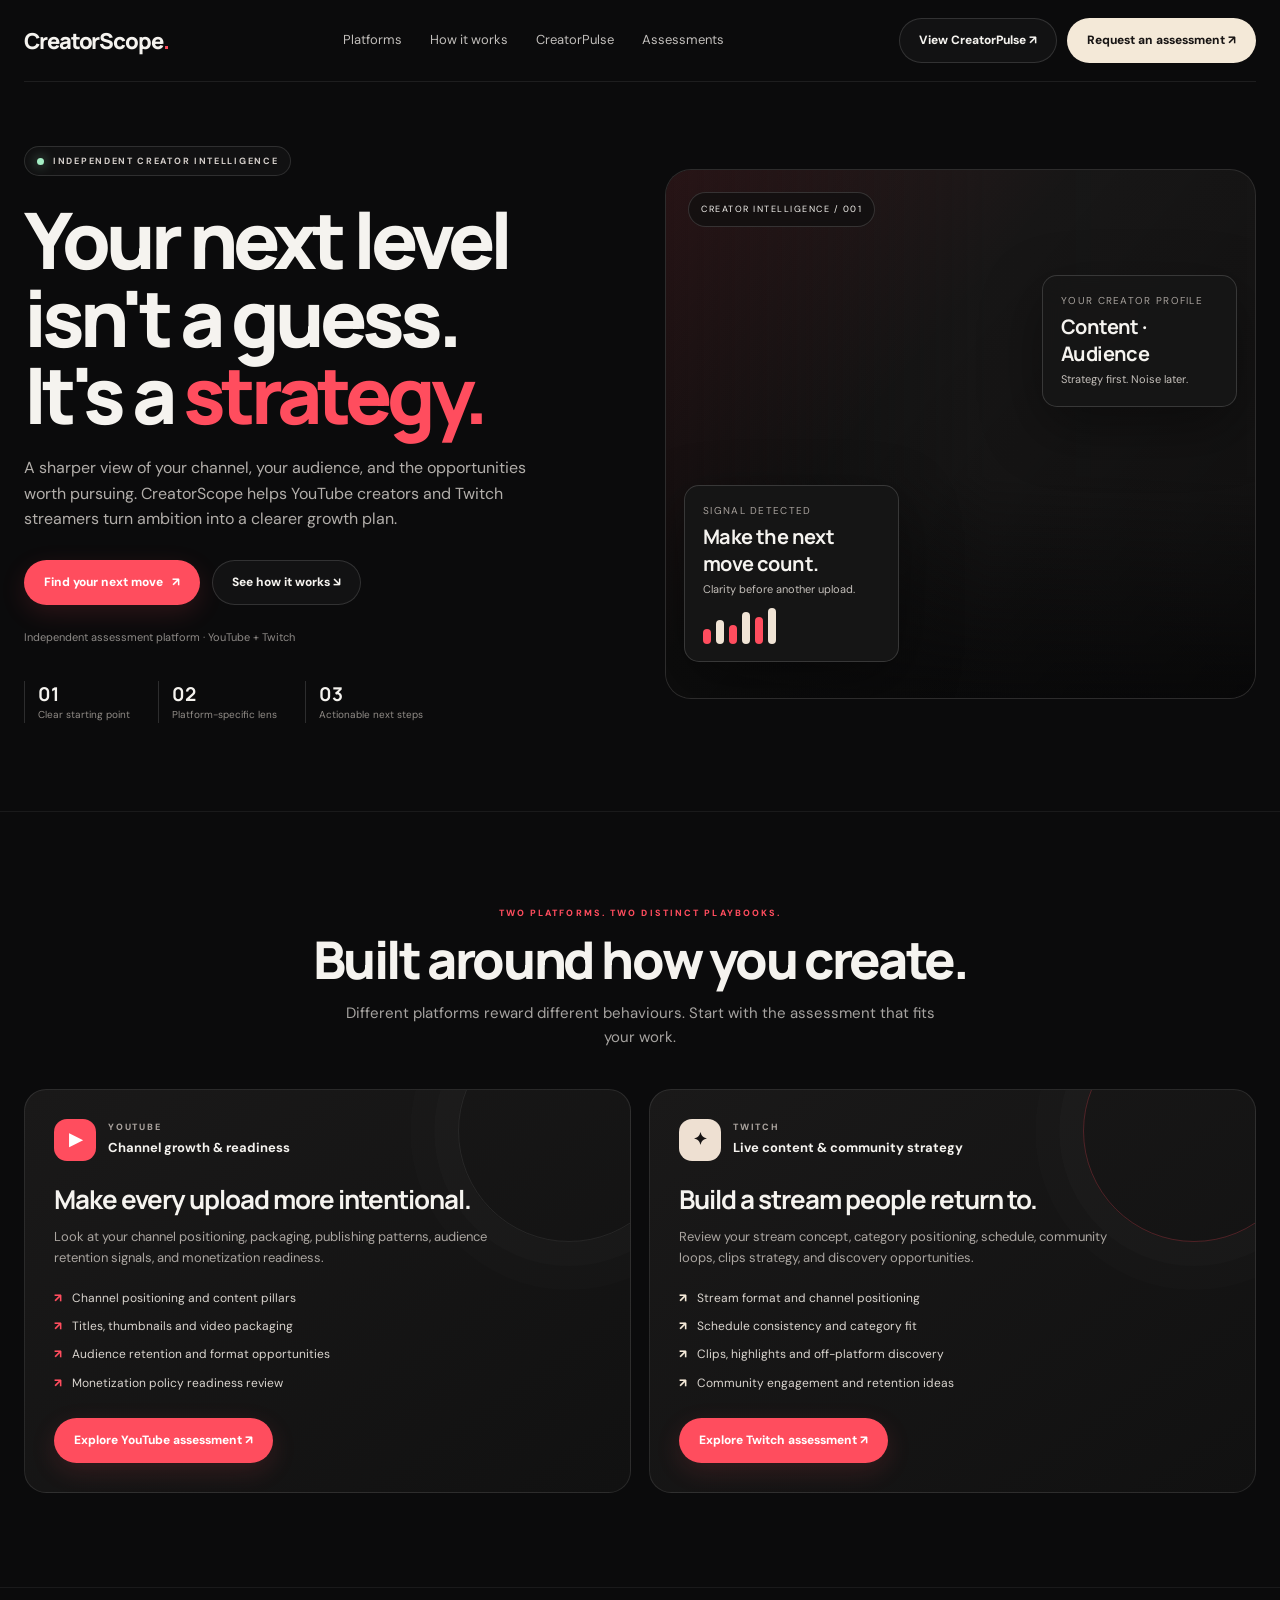
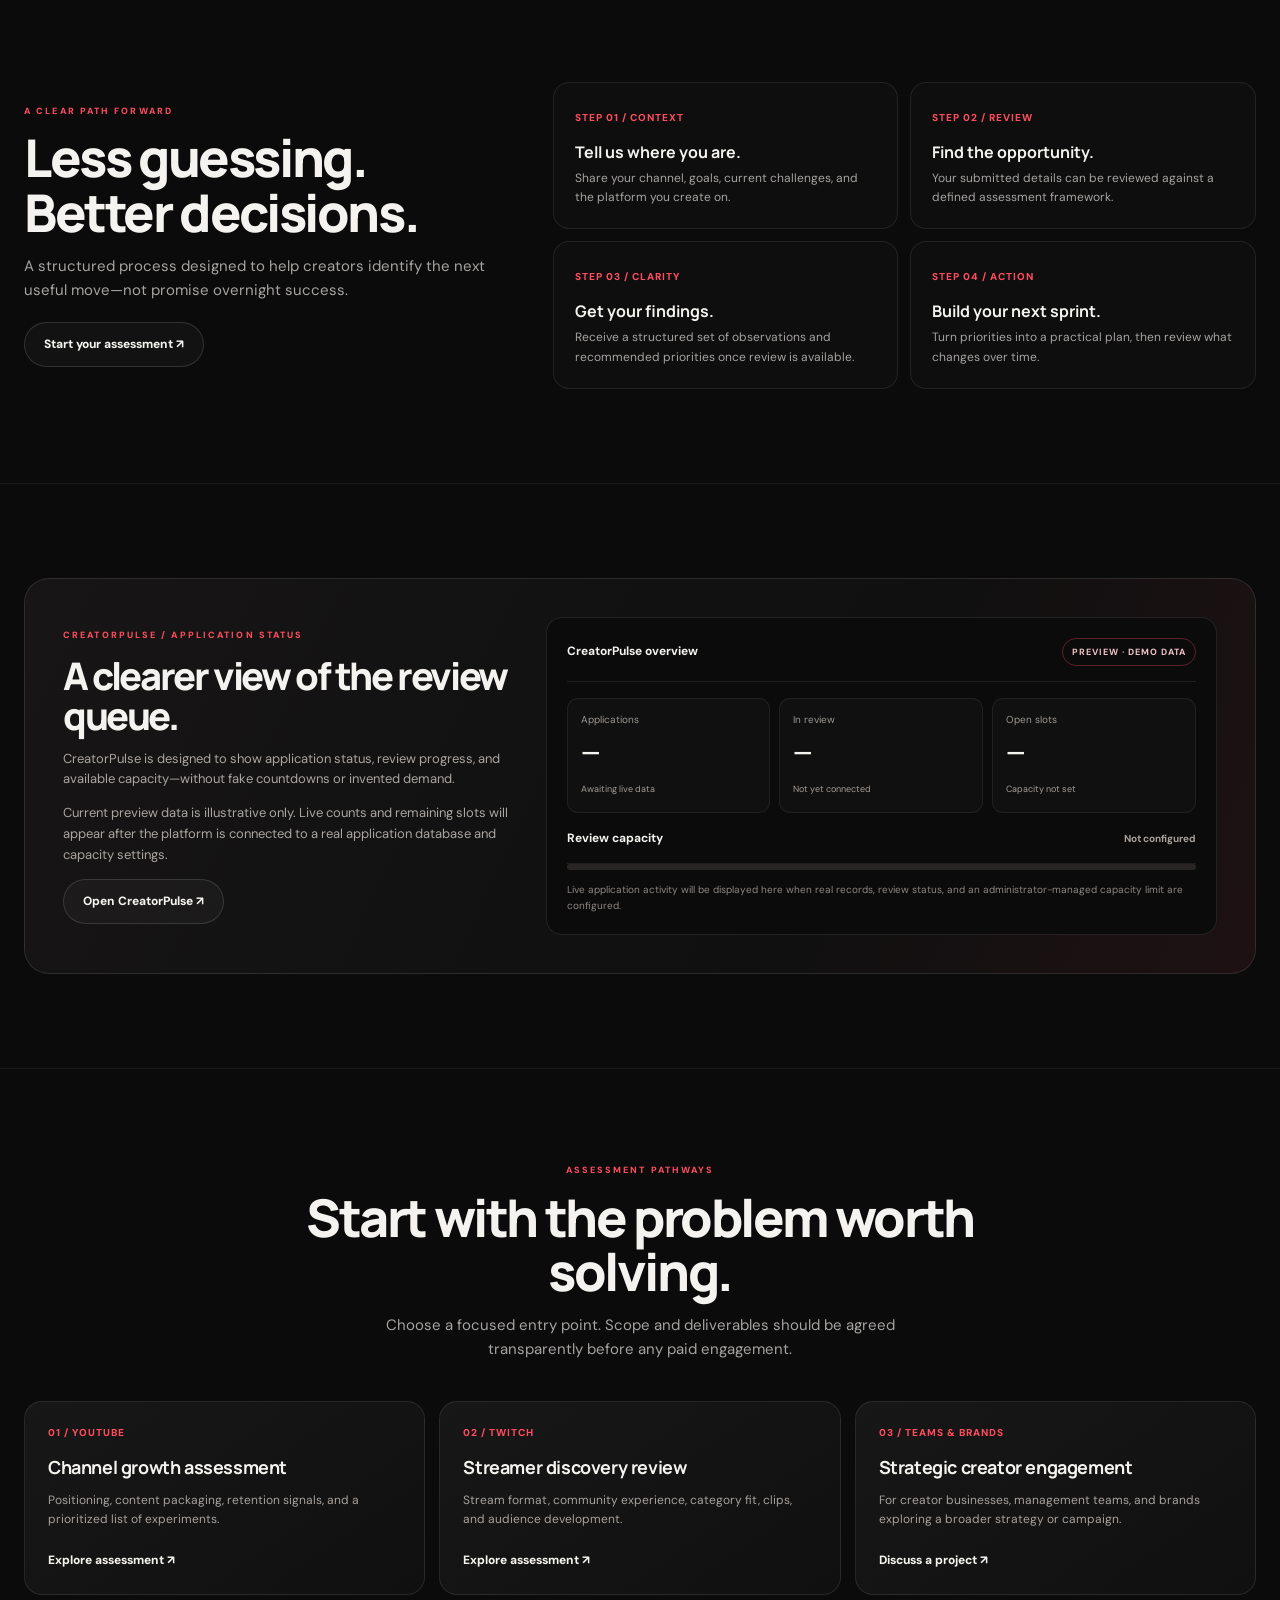
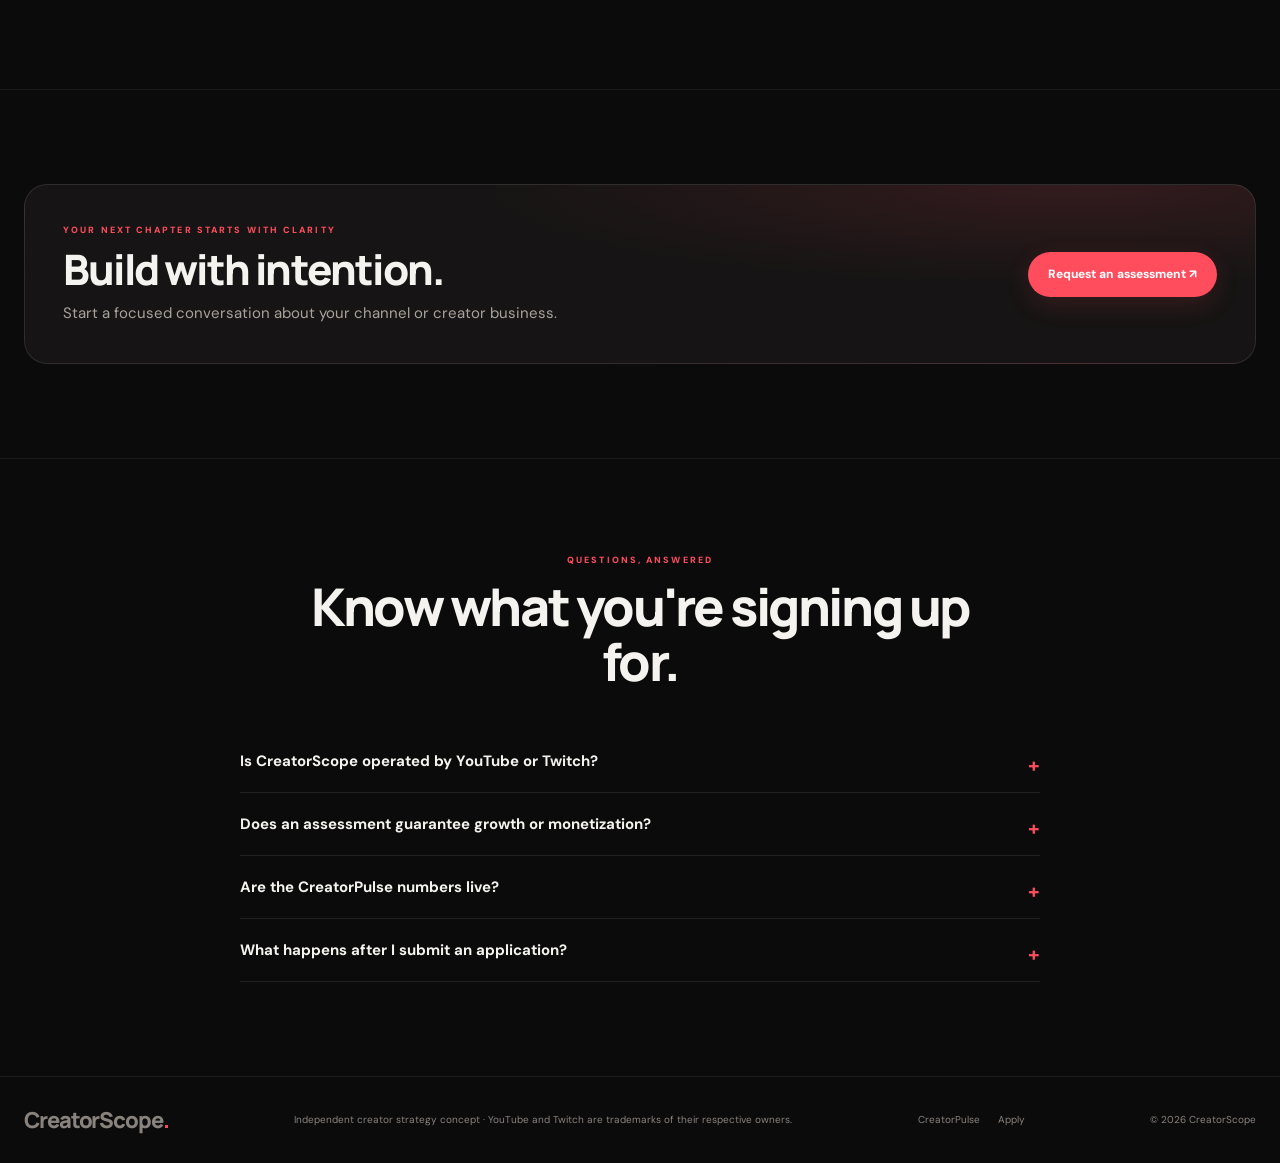
<file: creator-scope/index.html>
<!doctype html><html lang="en"><head><meta charset="utf-8"><meta name="viewport" content="width=device-width,initial-scale=1"><meta name="description" content="CreatorScope helps YouTube creators and Twitch streamers find their next growth opportunity through focused independent assessments."><meta name="theme-color" content="#0b0b0c"><title>CreatorScope — Make your next move count</title><link rel="stylesheet" href="styles.css"></head><body>
<header class="container nav"><a class="brand" href="index.html">CreatorScope<span class="mark">.</span></a><nav class="navlinks"><a href="#platforms">Platforms</a><a href="#process">How it works</a><a href="tracker.html">CreatorPulse</a><a href="#assessments">Assessments</a></nav><div class="nav-actions"><a class="pill secondary" href="tracker.html">View CreatorPulse ↗</a><a class="pill cream" href="apply.html">Request an assessment ↗</a></div></header>
<main><section class="container hero"><div class="hero-copy"><div class="eyebrow"><span class="live-dot"></span> Independent creator intelligence</div><h1>Your next level isn't a guess.<br>It's a <em>strategy.</em></h1><p>A sharper view of your channel, your audience, and the opportunities worth pursuing. CreatorScope helps YouTube creators and Twitch streamers turn ambition into a clearer growth plan.</p><div class="hero-actions"><a class="pill primary" href="#platforms">Find your next move <span>↗</span></a><a class="pill secondary" href="#process">See how it works ↘</a></div><div class="micro">Independent assessment platform · YouTube + Twitch</div><div class="hero-foot"><div><b>01</b><span>Clear starting point</span></div><div><b>02</b><span>Platform-specific lens</span></div><div><b>03</b><span>Actionable next steps</span></div></div></div>
<div class="hero-visual"><div class="hero-photo"></div><div class="visual-label">Creator intelligence / 001</div><div class="visual-card card-a"><small>Signal detected</small><strong>Make the next move count.</strong><p>Clarity before another upload.</p><div class="mini-bars"><i style="--h:15px"></i><i style="--h:24px"></i><i style="--h:19px"></i><i style="--h:32px"></i><i style="--h:27px"></i><i style="--h:36px"></i></div></div><div class="visual-card card-b"><small>Your creator profile</small><strong>Content · Audience</strong><p>Strategy first. Noise later.</p></div></div></section>
<section class="section" id="platforms"><div class="container"><div class="section-head"><div class="kicker">Two platforms. Two distinct playbooks.</div><h2>Built around how you create.</h2><p>Different platforms reward different behaviours. Start with the assessment that fits your work.</p></div><div class="platform-grid"><article class="platform-card youtube"><div class="platform-top"><div class="platform-icon">▶</div><div><small>YOUTUBE</small><b>Channel growth & readiness</b></div></div><h3>Make every upload more intentional.</h3><p>Look at your channel positioning, packaging, publishing patterns, audience retention signals, and monetization readiness.</p><ul class="list"><li>Channel positioning and content pillars</li><li>Titles, thumbnails and video packaging</li><li>Audience retention and format opportunities</li><li>Monetization policy readiness review</li></ul><a class="pill primary" href="youtube.html">Explore YouTube assessment ↗</a></article><article class="platform-card twitch"><div class="platform-top"><div class="platform-icon">✦</div><div><small>TWITCH</small><b>Live content & community strategy</b></div></div><h3>Build a stream people return to.</h3><p>Review your stream concept, category positioning, schedule, community loops, clips strategy, and discovery opportunities.</p><ul class="list"><li>Stream format and channel positioning</li><li>Schedule consistency and category fit</li><li>Clips, highlights and off-platform discovery</li><li>Community engagement and retention ideas</li></ul><a class="pill primary" href="twitch.html">Explore Twitch assessment ↗</a></article></div></div></section>
<section class="section" id="process"><div class="container section-row"><div class="section-head"><div class="kicker">A clear path forward</div><h2>Less guessing.<br>Better decisions.</h2><p>A structured process designed to help creators identify the next useful move—not promise overnight success.</p><a class="pill secondary" href="apply.html" style="margin-top:20px">Start your assessment ↗</a></div><div class="steps"><article class="step"><span>STEP 01 / CONTEXT</span><h3>Tell us where you are.</h3><p>Share your channel, goals, current challenges, and the platform you create on.</p></article><article class="step"><span>STEP 02 / REVIEW</span><h3>Find the opportunity.</h3><p>Your submitted details can be reviewed against a defined assessment framework.</p></article><article class="step"><span>STEP 03 / CLARITY</span><h3>Get your findings.</h3><p>Receive a structured set of observations and recommended priorities once review is available.</p></article><article class="step"><span>STEP 04 / ACTION</span><h3>Build your next sprint.</h3><p>Turn priorities into a practical plan, then review what changes over time.</p></article></div></div></section>
<section class="section"><div class="container tracker-panel"><div><div class="kicker">CreatorPulse / Application status</div><h2>A clearer view of the review queue.</h2><p>CreatorPulse is designed to show application status, review progress, and available capacity—without fake countdowns or invented demand.</p><p>Current preview data is illustrative only. Live counts and remaining slots will appear after the platform is connected to a real application database and capacity settings.</p><a class="pill secondary" href="tracker.html">Open CreatorPulse ↗</a></div><div class="board"><div class="board-top"><span>CreatorPulse overview</span><span class="badge">PREVIEW · DEMO DATA</span></div><div class="board-stats"><div class="board-stat"><small>Applications</small><strong>—</strong><span>Awaiting live data</span></div><div class="board-stat"><small>In review</small><strong>—</strong><span>Not yet connected</span></div><div class="board-stat"><small>Open slots</small><strong>—</strong><span>Capacity not set</span></div></div><div class="board-top"><span>Review capacity</span><span style="color:#aaa39d;font-size:10px">Not configured</span></div><div class="bar"><span></span></div><div class="board-note">Live application activity will be displayed here when real records, review status, and an administrator-managed capacity limit are configured.</div></div></div></section>
<section class="section" id="assessments"><div class="container"><div class="section-head"><div class="kicker">Assessment pathways</div><h2>Start with the problem worth solving.</h2><p>Choose a focused entry point. Scope and deliverables should be agreed transparently before any paid engagement.</p></div><div class="opportunity-grid"><article class="opportunity"><div class="num">01 / YOUTUBE</div><h3>Channel growth assessment</h3><p>Positioning, content packaging, retention signals, and a prioritized list of experiments.</p><a class="textlink" href="youtube.html">Explore assessment ↗</a></article><article class="opportunity"><div class="num">02 / TWITCH</div><h3>Streamer discovery review</h3><p>Stream format, community experience, category fit, clips, and audience development.</p><a class="textlink" href="twitch.html">Explore assessment ↗</a></article><article class="opportunity"><div class="num">03 / TEAMS & BRANDS</div><h3>Strategic creator engagement</h3><p>For creator businesses, management teams, and brands exploring a broader strategy or campaign.</p><a class="textlink" href="apply.html?type=brand">Discuss a project ↗</a></article></div></div></section>
<section class="section"><div class="container cta"><div><div class="kicker">Your next chapter starts with clarity</div><h2>Build with intention.</h2><p style="color:#aaa39d;margin:0">Start a focused conversation about your channel or creator business.</p></div><a class="pill primary" href="apply.html">Request an assessment ↗</a></div></section>
<section class="section"><div class="container"><div class="section-head"><div class="kicker">Questions, answered</div><h2>Know what you're signing up for.</h2></div><div class="faq"><details><summary>Is CreatorScope operated by YouTube or Twitch?</summary><p>No. CreatorScope is an independent assessment concept. YouTube and Twitch are trademarks of their respective owners; CreatorScope is not affiliated with or endorsed by either platform.</p></details><details><summary>Does an assessment guarantee growth or monetization?</summary><p>No. An assessment can identify potential opportunities and recommend actions, but audience growth, revenue, and platform decisions are never guaranteed.</p></details><details><summary>Are the CreatorPulse numbers live?</summary><p>Not yet. The current page is a preview interface. Live counts and available capacity will only be displayed after a real database and review workflow are connected.</p></details><details><summary>What happens after I submit an application?</summary><p>This prototype currently demonstrates the application experience in your browser only. It does not send or store applications. A secure backend and notification workflow must be configured before accepting real submissions.</p></details></div></div></section></main>
<footer class="footer"><div class="container footer-inner"><a class="brand" href="index.html">CreatorScope<span class="mark">.</span></a><div>Independent creator strategy concept · YouTube and Twitch are trademarks of their respective owners.</div><div class="footer-links"><a href="tracker.html">CreatorPulse</a><a href="apply.html">Apply</a></div><span>© 2026 CreatorScope</span></div></footer></body></html>
</file>
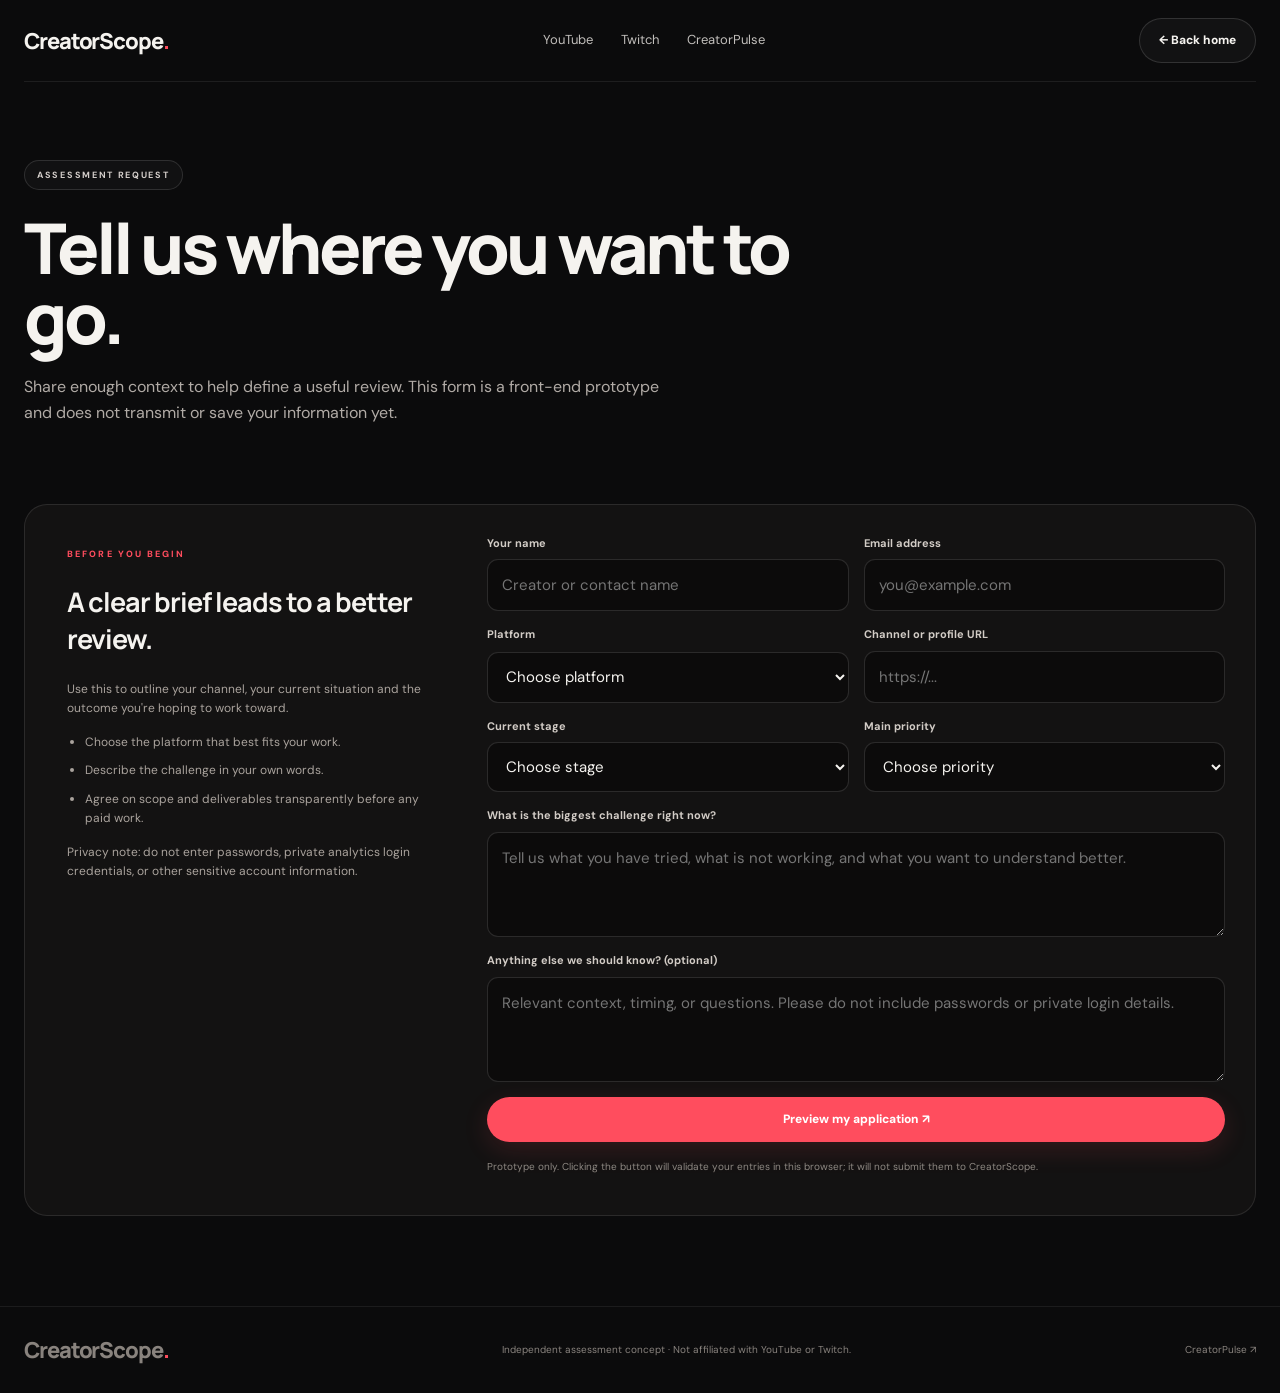
<file: creator-scope/apply.html>
<!doctype html><html lang="en"><head><meta charset="utf-8"><meta name="viewport" content="width=device-width,initial-scale=1"><title>Request an Assessment — CreatorScope</title><link rel="stylesheet" href="styles.css"></head><body><header class="container nav"><a class="brand" href="index.html">CreatorScope<span class="mark">.</span></a><nav class="navlinks"><a href="youtube.html">YouTube</a><a href="twitch.html">Twitch</a><a href="tracker.html">CreatorPulse</a></nav><div class="nav-actions"><a class="pill secondary" href="index.html">← Back home</a></div></header><main class="container"><section class="subhero"><div class="eyebrow">Assessment request</div><h1>Tell us where you want to go.</h1><p>Share enough context to help define a useful review. This form is a front-end prototype and does not transmit or save your information yet.</p></section><section class="form-shell"><aside class="form-aside"><div class="kicker">Before you begin</div><h2>A clear brief leads to a better review.</h2><p>Use this to outline your channel, your current situation and the outcome you're hoping to work toward.</p><ul><li>Choose the platform that best fits your work.</li><li>Describe the challenge in your own words.</li><li>Agree on scope and deliverables transparently before any paid work.</li></ul><p class="form-note">Privacy note: do not enter passwords, private analytics login credentials, or other sensitive account information.</p></aside><form id="applicationForm"><div class="form-grid"><div class="field"><label for="name">Your name</label><input id="name" name="name" required placeholder="Creator or contact name"></div><div class="field"><label for="email">Email address</label><input id="email" name="email" type="email" required placeholder="you@example.com"></div><div class="field"><label for="platform">Platform</label><select id="platform" name="platform" required><option value="">Choose platform</option><option value="youtube">YouTube</option><option value="twitch">Twitch</option><option value="brand">Team / brand project</option></select></div><div class="field"><label for="channel">Channel or profile URL</label><input id="channel" name="channel" type="url" placeholder="https://..." required></div><div class="field"><label for="size">Current stage</label><select id="size" name="stage" required><option value="">Choose stage</option><option>Starting out</option><option>Building consistency</option><option>Growing an audience</option><option>Established creator</option><option>Team or creator business</option></select></div><div class="field"><label for="goal">Main priority</label><select id="goal" name="goal" required><option value="">Choose priority</option><option>Channel positioning</option><option>Content strategy</option><option>Audience growth</option><option>Community retention</option><option>Monetization readiness</option><option>Brand or campaign strategy</option></select></div><div class="field full"><label for="challenge">What is the biggest challenge right now?</label><textarea id="challenge" name="challenge" required placeholder="Tell us what you have tried, what is not working, and what you want to understand better."></textarea></div><div class="field full"><label for="context">Anything else we should know? (optional)</label><textarea id="context" name="context" placeholder="Relevant context, timing, or questions. Please do not include passwords or private login details."></textarea></div><div class="field full"><button class="pill primary" type="submit">Preview my application ↗</button><p class="form-note">Prototype only. Clicking the button will validate your entries in this browser; it will not submit them to CreatorScope.</p><div class="notice" id="notice" role="status">Your application preview is ready. No information has been sent or saved. Connect a secure backend before using this form for real submissions.</div></div></div></form></section></main><footer class="footer"><div class="container footer-inner"><a class="brand" href="index.html">CreatorScope<span class="mark">.</span></a><span>Independent assessment concept · Not affiliated with YouTube or Twitch.</span><a href="tracker.html">CreatorPulse ↗</a></div></footer><script>const params=new URLSearchParams(location.search);const platform=params.get('platform');if(['youtube','twitch','brand'].includes(platform))document.getElementById('platform').value=platform;const form=document.getElementById('applicationForm');form.addEventListener('submit',e=>{e.preventDefault();if(!form.reportValidity())return;document.getElementById('notice').classList.add('show');document.getElementById('notice').scrollIntoView({behavior:'smooth',block:'nearest'})});</script></body></html>
</file>
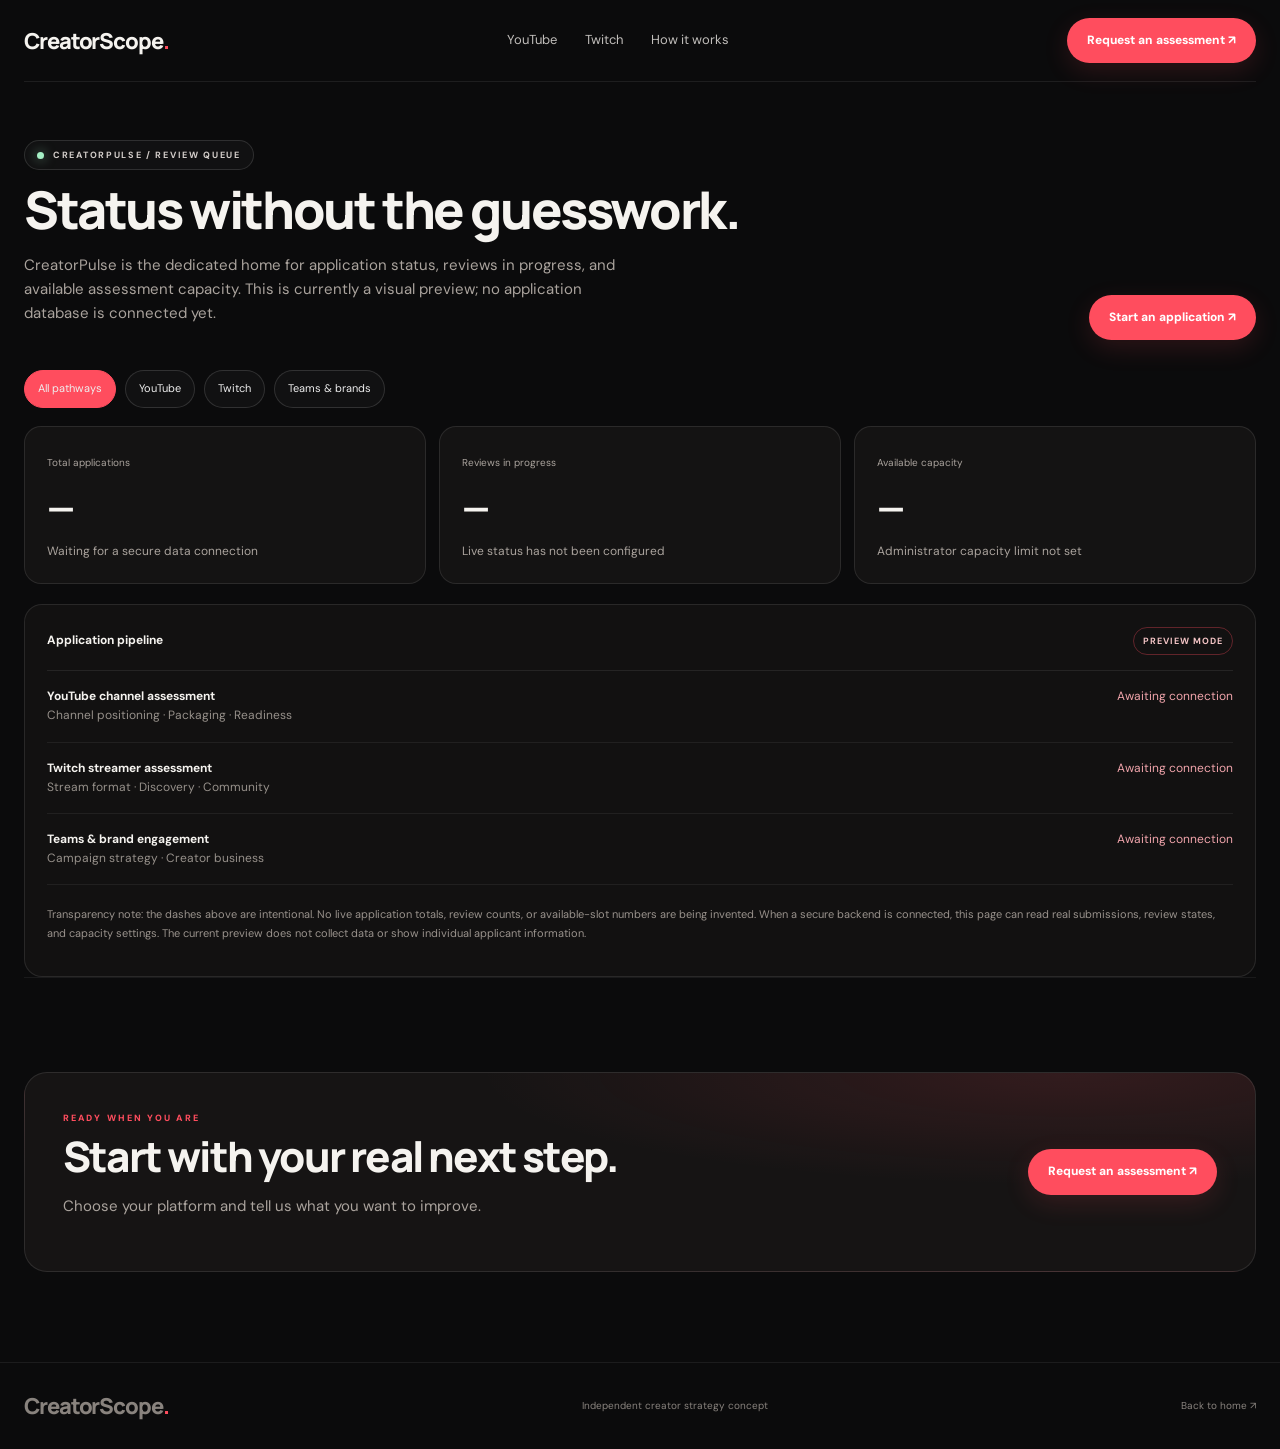
<file: creator-scope/tracker.html>
<!doctype html><html lang="en"><head><meta charset="utf-8"><meta name="viewport" content="width=device-width,initial-scale=1"><title>CreatorPulse — CreatorScope</title><link rel="stylesheet" href="styles.css"></head><body><header class="container nav"><a class="brand" href="index.html">CreatorScope<span class="mark">.</span></a><nav class="navlinks"><a href="youtube.html">YouTube</a><a href="twitch.html">Twitch</a><a href="index.html#process">How it works</a></nav><div class="nav-actions"><a class="pill primary" href="apply.html">Request an assessment ↗</a></div></header><main class="container tracker-page"><section class="tracker-hero"><div><div class="eyebrow"><span class="live-dot"></span> CreatorPulse / Review queue</div><h1 class="page-title">Status without the guesswork.</h1><p>CreatorPulse is the dedicated home for application status, reviews in progress, and available assessment capacity. This is currently a visual preview; no application database is connected yet.</p></div><a class="pill primary" href="apply.html">Start an application ↗</a></section><div class="filters" role="group" aria-label="Filter preview queue"><button class="filter active" data-filter="all">All pathways</button><button class="filter" data-filter="youtube">YouTube</button><button class="filter" data-filter="twitch">Twitch</button><button class="filter" data-filter="brand">Teams & brands</button></div><section class="queue-grid" style="margin-top:18px"><article class="queue-card"><small>Total applications</small><strong>—</strong><p>Waiting for a secure data connection</p></article><article class="queue-card"><small>Reviews in progress</small><strong>—</strong><p>Live status has not been configured</p></article><article class="queue-card"><small>Available capacity</small><strong>—</strong><p>Administrator capacity limit not set</p></article></section><section class="queue-list"><div class="board-top"><span>Application pipeline</span><span class="badge">PREVIEW MODE</span></div><div class="queue-row" data-platform="youtube"><div><strong>YouTube channel assessment</strong><br><span style="color:#96908a">Channel positioning · Packaging · Readiness</span></div><span class="status demo">Awaiting connection</span></div><div class="queue-row" data-platform="twitch"><div><strong>Twitch streamer assessment</strong><br><span style="color:#96908a">Stream format · Discovery · Community</span></div><span class="status demo">Awaiting connection</span></div><div class="queue-row" data-platform="brand"><div><strong>Teams & brand engagement</strong><br><span style="color:#96908a">Campaign strategy · Creator business</span></div><span class="status demo">Awaiting connection</span></div><p class="disclaimer">Transparency note: the dashes above are intentional. No live application totals, review counts, or available-slot numbers are being invented. When a secure backend is connected, this page can read real submissions, review states, and capacity settings. The current preview does not collect data or show individual applicant information.</p></section><section class="section" style="padding-bottom:0"><div class="cta"><div><div class="kicker">Ready when you are</div><h2>Start with your real next step.</h2><p style="color:#aaa39d">Choose your platform and tell us what you want to improve.</p></div><a class="pill primary" href="apply.html">Request an assessment ↗</a></div></section></main><footer class="footer"><div class="container footer-inner"><a class="brand" href="index.html">CreatorScope<span class="mark">.</span></a><span>Independent creator strategy concept</span><a href="index.html">Back to home ↗</a></div></footer><script>document.querySelectorAll('[data-filter]').forEach(btn=>btn.addEventListener('click',()=>{document.querySelectorAll('[data-filter]').forEach(b=>b.classList.remove('active'));btn.classList.add('active');document.querySelectorAll('[data-platform]').forEach(row=>row.style.display=btn.dataset.filter==='all'||row.dataset.platform===btn.dataset.filter?'flex':'none')}));</script></body></html>
</file>
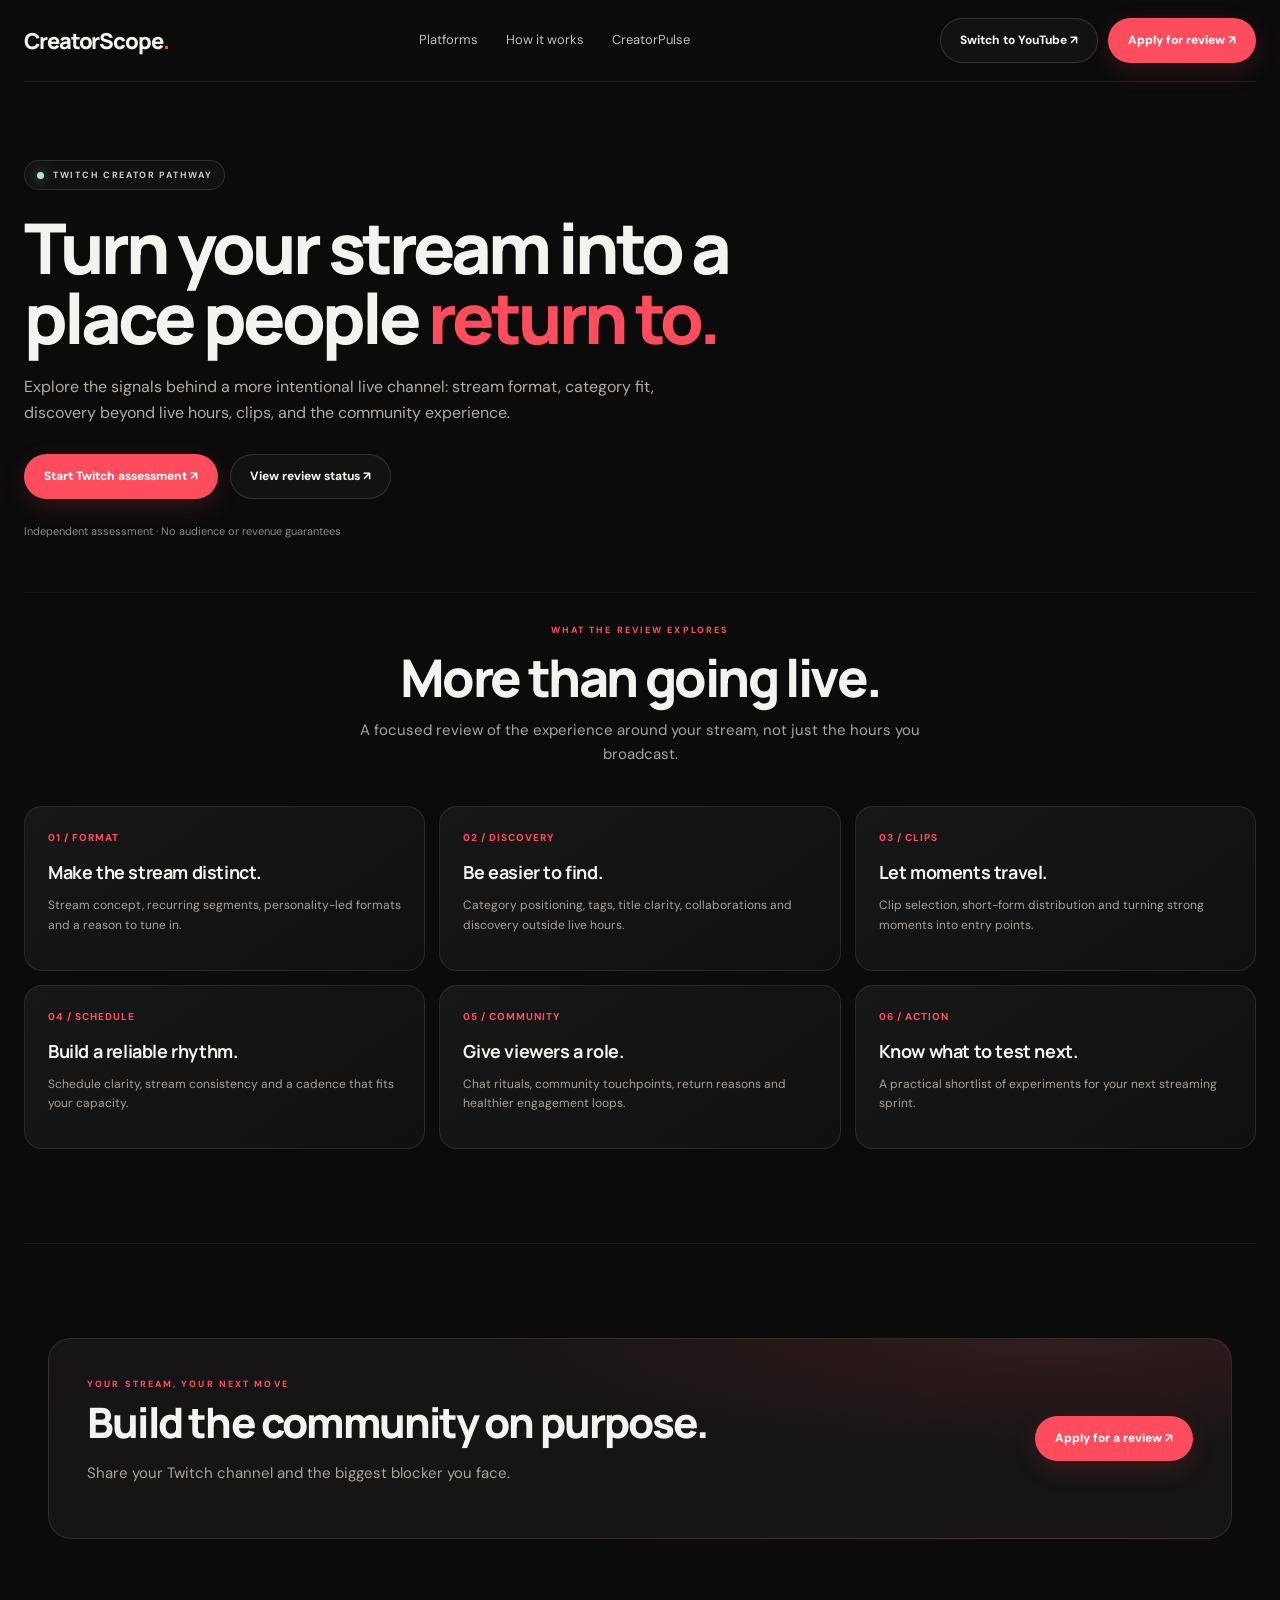
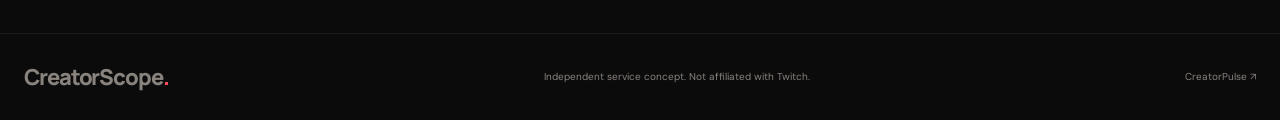
<file: creator-scope/twitch.html>
<!doctype html><html lang="en"><head><meta charset="utf-8"><meta name="viewport" content="width=device-width,initial-scale=1"><meta name="description" content="A Twitch streamer assessment for live format, discovery, clips, category fit and community retention."><title>Twitch Streamer Assessment — CreatorScope</title><link rel="stylesheet" href="styles.css"></head><body><header class="container nav"><a class="brand" href="index.html">CreatorScope<span class="mark">.</span></a><nav class="navlinks"><a href="index.html#platforms">Platforms</a><a href="index.html#process">How it works</a><a href="tracker.html">CreatorPulse</a></nav><div class="nav-actions"><a class="pill secondary" href="youtube.html">Switch to YouTube ↗</a><a class="pill primary" href="apply.html?platform=twitch">Apply for review ↗</a></div></header><main class="container"><section class="subhero"><div class="eyebrow"><span class="live-dot"></span> Twitch creator pathway</div><h1>Turn your stream into a place people <em style="color:var(--red);font-style:normal">return to.</em></h1><p>Explore the signals behind a more intentional live channel: stream format, category fit, discovery beyond live hours, clips, and the community experience.</p><div class="hero-actions"><a class="pill primary" href="apply.html?platform=twitch">Start Twitch assessment ↗</a><a class="pill secondary" href="tracker.html">View review status ↗</a></div><div class="micro">Independent assessment · No audience or revenue guarantees</div></section><section class="section" style="padding-top:30px"><div class="section-head"><div class="kicker">What the review explores</div><h2>More than going live.</h2><p>A focused review of the experience around your stream, not just the hours you broadcast.</p></div><div class="opportunity-grid"><article class="opportunity"><div class="num">01 / FORMAT</div><h3>Make the stream distinct.</h3><p>Stream concept, recurring segments, personality-led formats and a reason to tune in.</p></article><article class="opportunity"><div class="num">02 / DISCOVERY</div><h3>Be easier to find.</h3><p>Category positioning, tags, title clarity, collaborations and discovery outside live hours.</p></article><article class="opportunity"><div class="num">03 / CLIPS</div><h3>Let moments travel.</h3><p>Clip selection, short-form distribution and turning strong moments into entry points.</p></article><article class="opportunity"><div class="num">04 / SCHEDULE</div><h3>Build a reliable rhythm.</h3><p>Schedule clarity, stream consistency and a cadence that fits your capacity.</p></article><article class="opportunity"><div class="num">05 / COMMUNITY</div><h3>Give viewers a role.</h3><p>Chat rituals, community touchpoints, return reasons and healthier engagement loops.</p></article><article class="opportunity"><div class="num">06 / ACTION</div><h3>Know what to test next.</h3><p>A practical shortlist of experiments for your next streaming sprint.</p></article></div></section><section class="section"><div class="container cta"><div><div class="kicker">Your stream, your next move</div><h2>Build the community on purpose.</h2><p style="color:#aaa39d">Share your Twitch channel and the biggest blocker you face.</p></div><a class="pill primary" href="apply.html?platform=twitch">Apply for a review ↗</a></div></section></main><footer class="footer"><div class="container footer-inner"><a class="brand" href="index.html">CreatorScope<span class="mark">.</span></a><span>Independent service concept. Not affiliated with Twitch.</span><a href="tracker.html">CreatorPulse ↗</a></div></footer></body></html>
</file>
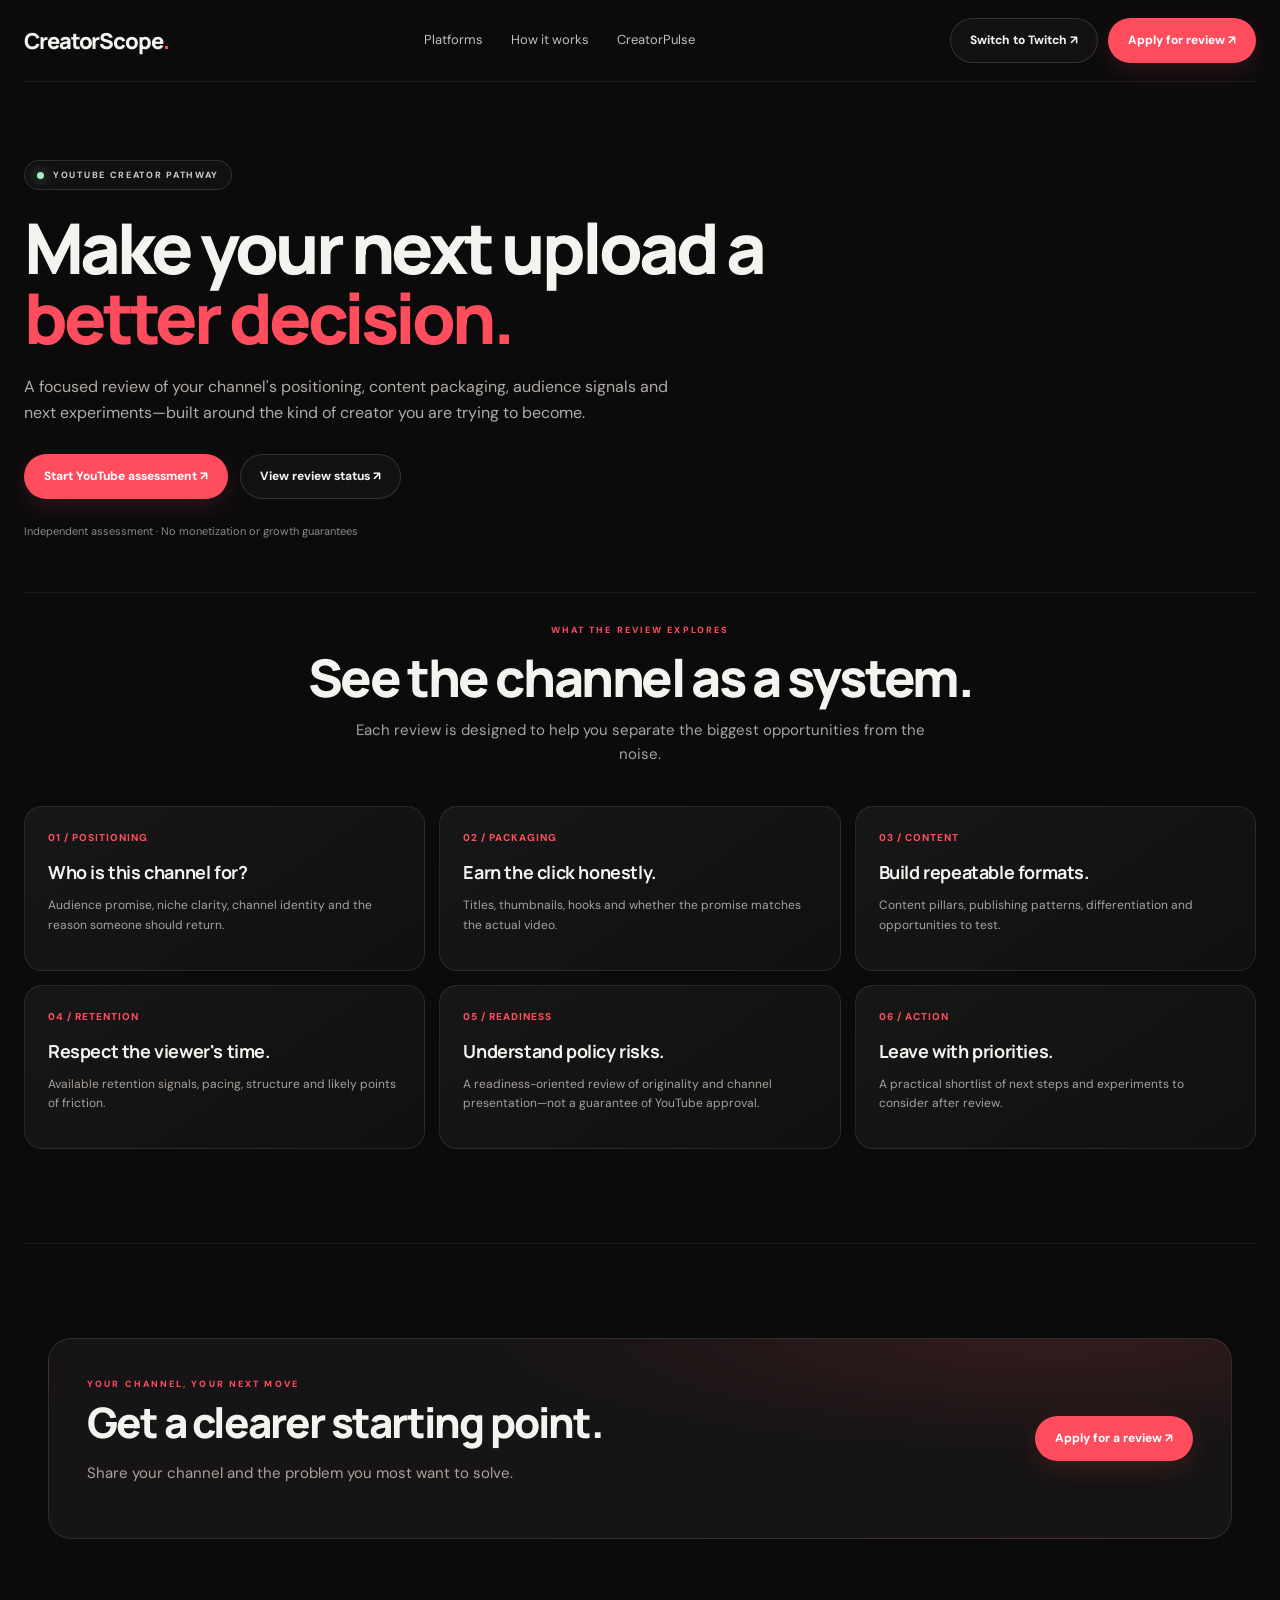
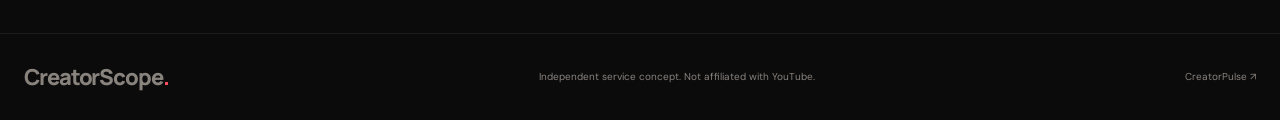
<file: creator-scope/youtube.html>
<!doctype html><html lang="en"><head><meta charset="utf-8"><meta name="viewport" content="width=device-width,initial-scale=1"><meta name="description" content="A focused YouTube channel assessment for content positioning, packaging, retention and monetization readiness."><title>YouTube Channel Assessment — CreatorScope</title><link rel="stylesheet" href="styles.css"></head><body><header class="container nav"><a class="brand" href="index.html">CreatorScope<span class="mark">.</span></a><nav class="navlinks"><a href="index.html#platforms">Platforms</a><a href="index.html#process">How it works</a><a href="tracker.html">CreatorPulse</a></nav><div class="nav-actions"><a class="pill secondary" href="twitch.html">Switch to Twitch ↗</a><a class="pill primary" href="apply.html?platform=youtube">Apply for review ↗</a></div></header><main class="container"><section class="subhero"><div class="eyebrow"><span class="live-dot"></span> YouTube creator pathway</div><h1>Make your next upload a <em style="color:var(--red);font-style:normal">better decision.</em></h1><p>A focused review of your channel's positioning, content packaging, audience signals and next experiments—built around the kind of creator you are trying to become.</p><div class="hero-actions"><a class="pill primary" href="apply.html?platform=youtube">Start YouTube assessment ↗</a><a class="pill secondary" href="tracker.html">View review status ↗</a></div><div class="micro">Independent assessment · No monetization or growth guarantees</div></section><section class="section" style="padding-top:30px"><div class="section-head"><div class="kicker">What the review explores</div><h2>See the channel as a system.</h2><p>Each review is designed to help you separate the biggest opportunities from the noise.</p></div><div class="opportunity-grid"><article class="opportunity"><div class="num">01 / POSITIONING</div><h3>Who is this channel for?</h3><p>Audience promise, niche clarity, channel identity and the reason someone should return.</p></article><article class="opportunity"><div class="num">02 / PACKAGING</div><h3>Earn the click honestly.</h3><p>Titles, thumbnails, hooks and whether the promise matches the actual video.</p></article><article class="opportunity"><div class="num">03 / CONTENT</div><h3>Build repeatable formats.</h3><p>Content pillars, publishing patterns, differentiation and opportunities to test.</p></article><article class="opportunity"><div class="num">04 / RETENTION</div><h3>Respect the viewer's time.</h3><p>Available retention signals, pacing, structure and likely points of friction.</p></article><article class="opportunity"><div class="num">05 / READINESS</div><h3>Understand policy risks.</h3><p>A readiness-oriented review of originality and channel presentation—not a guarantee of YouTube approval.</p></article><article class="opportunity"><div class="num">06 / ACTION</div><h3>Leave with priorities.</h3><p>A practical shortlist of next steps and experiments to consider after review.</p></article></div></section><section class="section"><div class="container cta"><div><div class="kicker">Your channel, your next move</div><h2>Get a clearer starting point.</h2><p style="color:#aaa39d">Share your channel and the problem you most want to solve.</p></div><a class="pill primary" href="apply.html?platform=youtube">Apply for a review ↗</a></div></section></main><footer class="footer"><div class="container footer-inner"><a class="brand" href="index.html">CreatorScope<span class="mark">.</span></a><span>Independent service concept. Not affiliated with YouTube.</span><a href="tracker.html">CreatorPulse ↗</a></div></footer></body></html>
</file>
<file: creator-scope/styles.css>
@import url('https://fonts.googleapis.com/css2?family=DM+Sans:wght@400;500;600;700&family=Manrope:wght@400;500;600;700;800&display=swap');
:root{--bg:#0b0b0c;--panel:#141415;--panel2:#1b1b1d;--line:#303033;--text:#f5f3ef;--muted:#a6a3a0;--red:#ff4d5e;--red2:#ff7b70;--cream:#f4e9d8;--green:#a5efc5;--max:1240px}*{box-sizing:border-box}html{scroll-behavior:smooth}body{margin:0;background:var(--bg);color:var(--text);font:15px/1.6 'DM Sans',sans-serif}a{color:inherit;text-decoration:none}button,input,select,textarea{font:inherit}.container{width:min(var(--max),calc(100% - 48px));margin:auto}.nav{height:82px;display:flex;align-items:center;justify-content:space-between;border-bottom:1px solid #ffffff14;gap:20px}.brand{font:800 22px Manrope,sans-serif;letter-spacing:-1.1px}.brand .mark{color:var(--red)}.navlinks{display:flex;align-items:center;gap:28px;color:#c1bebb;font-size:13px}.navlinks a:hover,.textlink:hover{color:var(--red)}.nav-actions{display:flex;gap:10px;align-items:center}.pill{border-radius:999px;padding:12px 19px;font-size:12px;font-weight:800;display:inline-flex;align-items:center;justify-content:center;gap:9px;border:1px solid transparent;transition:transform .2s,background .2s}.pill:hover{transform:translateY(-2px)}.primary{background:var(--red);color:#fff;box-shadow:0 8px 26px #ff4d5e24}.secondary{background:#ffffff08;border-color:#ffffff22;color:#f5f3ef}.cream{background:var(--cream);color:#181514}.eyebrow{display:inline-flex;align-items:center;gap:9px;border:1px solid #ffffff20;background:#ffffff07;border-radius:999px;padding:7px 12px;text-transform:uppercase;letter-spacing:1.7px;font-size:9px;color:#d4ceca;font-weight:700}.live-dot{width:7px;height:7px;border-radius:50%;background:var(--green);box-shadow:0 0 12px #a5efc5a0}.hero{display:grid;grid-template-columns:1fr 1fr;align-items:center;gap:50px;padding:64px 0 88px;min-height:670px}.hero h1{font:800 clamp(46px,6.1vw,78px)/.99 Manrope,sans-serif;letter-spacing:-5px;margin:25px 0 22px;max-width:680px}.hero h1 em{font-style:normal;color:var(--red)}.hero p{color:#b2aeaa;font-size:16px;max-width:540px}.hero-actions{display:flex;gap:12px;flex-wrap:wrap;margin:28px 0 24px}.micro{font-size:11px;color:#8d8986}.hero-visual{height:530px;position:relative;border:1px solid #ffffff17;border-radius:26px;overflow:hidden;background:#181717;isolation:isolate}.hero-photo{position:absolute;inset:0;background-image:linear-gradient(90deg,#0d0d0d 0%,#0d0d0d16 55%,#0d0d0d05),linear-gradient(0deg,#0b0b0c 0%,transparent 42%),url('https://images.unsplash.com/photo-1593305841991-05c297ba4575?auto=format&fit=crop&w=1300&q=90');background-position:center;background-size:cover;filter:saturate(.82)}.hero-visual:after{content:'';position:absolute;inset:0;background:linear-gradient(130deg,#ff4d5e1c,transparent 40%,#00000055);z-index:0;pointer-events:none}.visual-label{position:absolute;z-index:1;top:22px;left:22px;border:1px solid #ffffff25;background:#101010b8;backdrop-filter:blur(10px);padding:9px 12px;border-radius:999px;font-size:9px;text-transform:uppercase;letter-spacing:1.5px}.visual-card{position:absolute;z-index:1;background:#171717e8;border:1px solid #ffffff26;backdrop-filter:blur(16px);border-radius:15px;padding:17px 18px;box-shadow:0 20px 60px #0006}.visual-card small{display:block;color:#a7a19c;font-size:10px;text-transform:uppercase;letter-spacing:1.3px}.visual-card strong{display:block;font:700 20px Manrope;margin-top:4px;letter-spacing:-.6px}.visual-card p{font-size:11px;color:#c4bfba;margin:4px 0 0}.card-a{left:18px;bottom:36px;width:215px}.card-b{right:18px;top:105px;width:195px}.mini-bars{display:flex;gap:5px;align-items:end;height:36px;margin-top:10px}.mini-bars i{display:block;width:8px;border-radius:4px;background:var(--red);height:var(--h)}.mini-bars i:nth-child(2n){background:#f0e4d5}.hero-foot{display:flex;gap:28px;margin-top:34px;flex-wrap:wrap}.hero-foot div{border-left:1px solid #ffffff24;padding-left:13px}.hero-foot b{display:block;font:700 19px Manrope}.hero-foot span{display:block;color:#918c87;font-size:10px}.section{padding:94px 0;border-top:1px solid #ffffff10}.section-head{text-align:center;max-width:720px;margin:0 auto 40px}.kicker{font-size:9px;letter-spacing:2.1px;text-transform:uppercase;color:var(--red);font-weight:800}.section h2,.page-title{font:800 clamp(32px,4.4vw,52px)/1.05 Manrope,sans-serif;letter-spacing:-2.4px;margin:13px 0}.section-head p{color:var(--muted);margin:12px auto 0;max-width:600px}.platform-grid{display:grid;grid-template-columns:1fr 1fr;gap:18px}.platform-card{border:1px solid #ffffff19;border-radius:22px;min-height:335px;overflow:hidden;position:relative;padding:29px;background:linear-gradient(145deg,#1a1919,#111111)}.platform-card:after{content:'';position:absolute;right:-50px;top:-70px;width:220px;height:220px;border-radius:50%;border:1px solid #ffffff13;box-shadow:0 0 0 24px #ffffff03,0 0 0 48px #ffffff02;pointer-events:none}.platform-card.twitch:after{border-color:#ff4d5e40}.platform-top{display:flex;gap:12px;align-items:center}.platform-icon{width:42px;height:42px;border-radius:13px;display:grid;place-items:center;background:#ff4d5e;color:white;font-weight:900;font-size:17px}.twitch .platform-icon{background:#eee0d2;color:#171414}.platform-top small{display:block;color:#aaa39e;font-size:9px;letter-spacing:1.8px;font-weight:800}.platform-top b{font-size:13px}.platform-card h3{font:700 26px/1.15 Manrope;letter-spacing:-1px;margin:24px 0 10px;max-width:440px}.platform-card p{color:#aaa5a0;max-width:450px;font-size:13px}.list{padding:0;list-style:none;display:grid;gap:9px;margin:20px 0 25px;color:#d9d4ce;font-size:12px}.list li:before{content:'↗';color:var(--red);margin-right:10px;font-weight:900}.twitch .list li:before{color:var(--cream)}.section-row{display:grid;grid-template-columns:.8fr 1.2fr;gap:60px;align-items:center}.section-row .section-head{text-align:left;margin:0}.section-row .section-head p{margin-left:0}.steps{display:grid;grid-template-columns:1fr 1fr;gap:12px}.step{padding:21px;border:1px solid #ffffff15;border-radius:16px;background:#ffffff04}.step span{font-size:10px;color:var(--red);letter-spacing:1px;font-weight:800}.step h3{font:700 16px Manrope;margin:13px 0 6px}.step p{font-size:12px;color:var(--muted);margin:0}.tracker-panel{display:grid;grid-template-columns:.8fr 1.2fr;gap:35px;align-items:center;padding:38px;border:1px solid #ffffff1c;border-radius:25px;background:linear-gradient(115deg,#171515,#101010 65%,#1e1113)}.tracker-panel h2{font-size:38px}.tracker-panel p{color:#aaa5a0;font-size:13px}.board{border:1px solid #ffffff18;border-radius:16px;padding:20px;background:#0b0b0c}.board-top{display:flex;justify-content:space-between;gap:10px;align-items:center;border-bottom:1px solid #ffffff14;padding-bottom:15px;font-size:12px;font-weight:700}.badge{font-size:9px;letter-spacing:1px;color:#f3c4c5;border:1px solid #ff4d5e55;border-radius:999px;padding:6px 9px}.board-stats{display:grid;grid-template-columns:repeat(3,1fr);gap:9px;margin:16px 0}.board-stat{padding:13px;border-radius:11px;background:#ffffff06;border:1px solid #ffffff10}.board-stat small{display:block;color:#9b9691;font-size:10px}.board-stat strong{font:700 25px Manrope;display:block;margin:6px 0}.board-stat span{font-size:9px;color:#a49d97}.bar{height:6px;border-radius:9px;background:#292525;overflow:hidden}.bar span{display:block;width:0;height:100%;background:var(--red)}.board-note{font-size:10px;color:#8d8782;margin-top:12px}.opportunity-grid{display:grid;grid-template-columns:repeat(3,1fr);gap:14px}.opportunity{border:1px solid #ffffff17;border-radius:18px;padding:23px;background:linear-gradient(145deg,#181717,#101010);transition:transform .25s,border-color .25s}.opportunity:hover{transform:translateY(-4px);border-color:#ff4d5e60}.opportunity .num{font-size:10px;color:var(--red);letter-spacing:1px;font-weight:800}.opportunity h3{font:700 18px Manrope;letter-spacing:-.4px;margin:14px 0 8px}.opportunity p{font-size:12px;color:#a7a19c}.textlink{font-size:12px;font-weight:800;display:inline-block;margin-top:10px}.cta{display:flex;justify-content:space-between;align-items:center;gap:28px;border:1px solid #ffffff1a;border-radius:23px;padding:38px;background:radial-gradient(ellipse at 85% 0%,#ff4d5e20,transparent 40%),#161414}.cta h2{font:800 clamp(28px,3.5vw,42px)/1.08 Manrope;letter-spacing:-1.8px;margin:9px 0}.faq{max-width:800px;margin:auto}.faq details{padding:19px 0;border-bottom:1px solid #ffffff17}.faq summary{cursor:pointer;list-style:none;font-weight:700}.faq summary:after{content:'+';float:right;color:var(--red);font-size:20px}.faq details[open] summary:after{content:'−'}.faq p{color:var(--muted);font-size:13px;max-width:720px}.footer{border-top:1px solid #ffffff12;padding:28px 0;color:#89837e;font-size:10px}.footer-inner{display:flex;justify-content:space-between;align-items:center;gap:20px;flex-wrap:wrap}.footer-links{display:flex;gap:18px}.subhero{padding:78px 0 52px;max-width:850px}.subhero h1{font:800 clamp(44px,6vw,70px)/1 Manrope;letter-spacing:-4px;margin:22px 0}.subhero p{color:#b1aba6;max-width:650px;font-size:16px}.form-shell{display:grid;grid-template-columns:.7fr 1.3fr;gap:35px;padding:30px;border:1px solid #ffffff1a;border-radius:23px;background:#131212;margin:10px 0 90px}.form-aside{padding:12px}.form-aside h2{font:700 27px Manrope;letter-spacing:-1px}.form-aside p,.form-aside li{font-size:12px;color:#aaa39d}.form-aside ul{padding-left:18px;display:grid;gap:9px}.form-grid{display:grid;grid-template-columns:1fr 1fr;gap:15px}.field{display:grid;gap:7px}.field.full{grid-column:1/-1}.field label{font-size:11px;color:#d2ccc6;font-weight:700}.field input,.field select,.field textarea{width:100%;border:1px solid #ffffff20;background:#0c0b0b;color:#f5f3ef;border-radius:11px;padding:13px 14px;outline:none}.field input:focus,.field select:focus,.field textarea:focus{border-color:#ff4d5e}.field textarea{min-height:105px;resize:vertical}.form-note{font-size:10px;color:#8e8882}.notice{display:none;border:1px solid #a5efc555;background:#a5efc50c;border-radius:12px;padding:13px;color:#c8f8da;font-size:12px;margin-top:14px}.notice.show{display:block}.tracker-page{padding:58px 0 90px}.tracker-hero{display:flex;justify-content:space-between;gap:30px;align-items:end;margin-bottom:30px}.tracker-hero p{color:#aaa39d;max-width:600px}.filters{display:flex;gap:9px;flex-wrap:wrap}.filter{border:1px solid #ffffff22;background:#ffffff07;color:#eee;border-radius:999px;padding:9px 13px;font-size:11px;cursor:pointer}.filter.active{background:var(--red);border-color:var(--red)}.queue-grid{display:grid;grid-template-columns:repeat(3,1fr);gap:13px}.queue-card{padding:22px;border:1px solid #ffffff19;border-radius:17px;background:#141313}.queue-card small{color:#aaa39d;font-size:10px}.queue-card strong{display:block;font:800 36px Manrope;letter-spacing:-1px;margin:10px 0}.queue-card p{color:#aaa39d;font-size:12px;margin:0}.queue-list{margin-top:20px;padding:22px;border:1px solid #ffffff19;border-radius:18px;background:#121111}.queue-row{display:flex;justify-content:space-between;gap:20px;padding:16px 0;border-bottom:1px solid #ffffff10;font-size:12px}.queue-row:last-child{border-bottom:0}.status{color:#e8c8b4}.status.demo{color:#f0a4ab}.disclaimer{margin-top:20px;color:#99928c;font-size:11px;line-height:1.7}.mobile-menu{display:none}@keyframes rise{from{opacity:0;transform:translateY(14px)}to{opacity:1;transform:translateY(0)}}.hero-copy>*{animation:rise .7s both}.hero-copy>*:nth-child(2){animation-delay:.08s}.hero-copy>*:nth-child(3){animation-delay:.15s}.hero-copy>*:nth-child(4){animation-delay:.22s}@media(max-width:900px){.navlinks{gap:14px}.hero{gap:25px;min-height:0;padding:52px 0 65px}.hero h1{letter-spacing:-3px}.hero-visual{height:450px}.section-row,.tracker-panel,.form-shell{grid-template-columns:1fr}.section-row{gap:30px}.opportunity-grid{grid-template-columns:1fr 1fr}.tracker-panel{gap:22px}.form-shell{padding:22px}}@media(max-width:650px){.container{width:min(100% - 30px,var(--max))}.nav{height:70px}.navlinks{display:none}.nav-actions .secondary{display:none}.nav-actions .pill{padding:10px 12px;font-size:10px}.hero{grid-template-columns:1fr;padding:46px 0 58px;gap:28px}.hero h1{font-size:clamp(44px,13vw,62px);letter-spacing:-3px}.hero p{font-size:14px}.hero-visual{height:390px}.visual-card strong{font-size:17px}.card-a{width:185px;left:12px;bottom:20px}.card-b{right:10px;top:85px;width:160px}.hero-foot{gap:16px}.section{padding:65px 0}.section h2,.page-title{letter-spacing:-1.5px}.platform-grid,.opportunity-grid,.steps{grid-template-columns:1fr}.platform-card{padding:23px}.section-row{grid-template-columns:1fr}.tracker-panel{padding:22px}.tracker-panel h2{font-size:32px}.board{padding:13px}.board-stat{padding:9px}.board-stat strong{font-size:20px}.cta{padding:25px;align-items:flex-start;flex-direction:column}.subhero{padding:54px 0 35px}.subhero h1{letter-spacing:-2.5px}.form-grid{grid-template-columns:1fr}.field.full{grid-column:auto}.tracker-hero{align-items:flex-start;flex-direction:column}.queue-grid{grid-template-columns:1fr}.queue-row{font-size:11px}.footer-inner{align-items:flex-start;flex-direction:column}}
</file>
